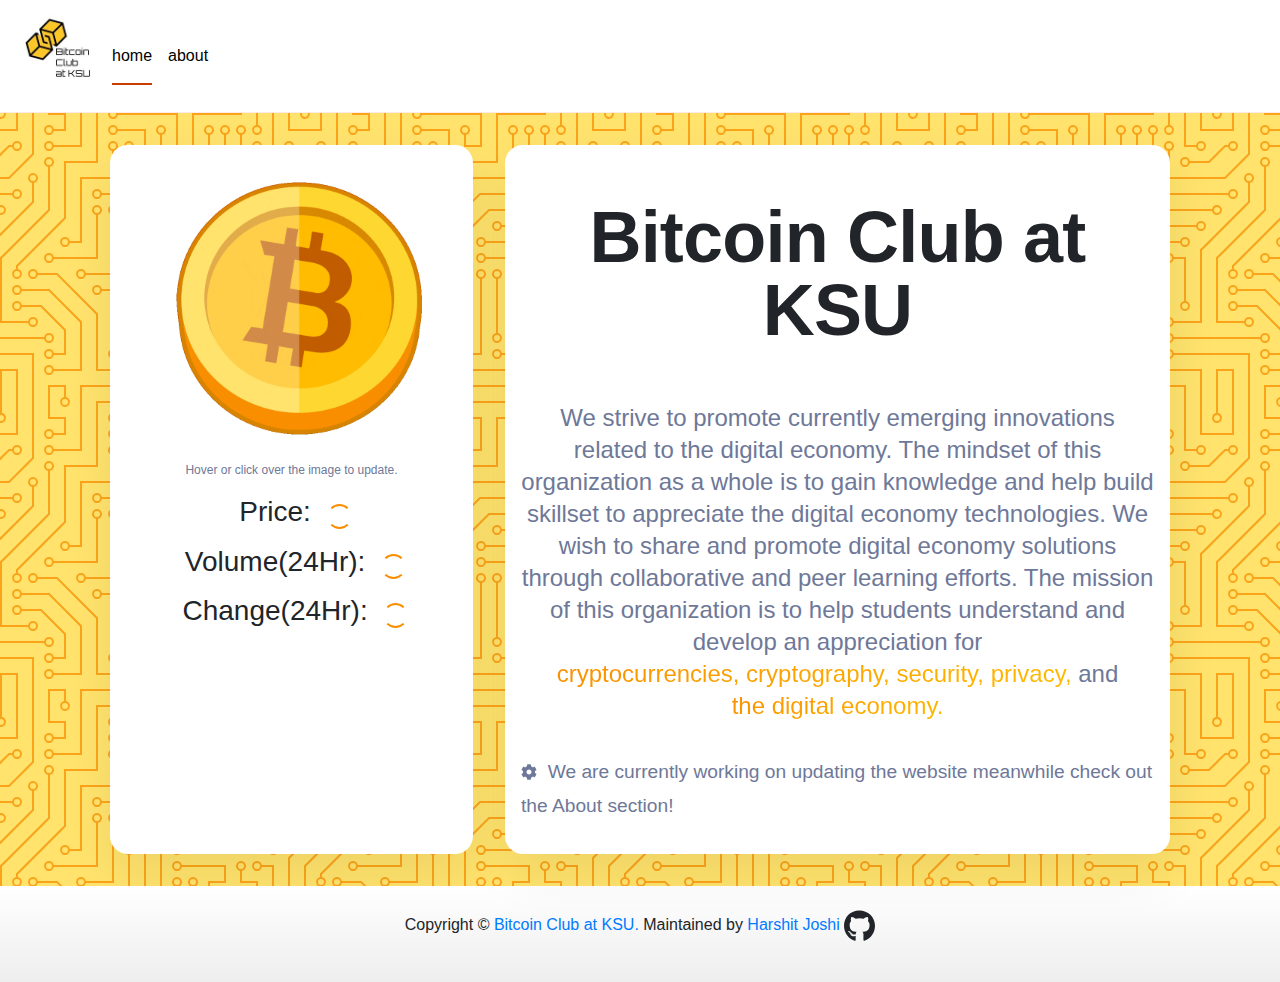
<file: index.html>
<!doctype html> <html lang=en> <head> <meta charset=utf-8> <meta content="width=device-width,initial-scale=1" name=viewport> <meta content=#333333 name=theme-color> <base href=/ > <link href=global.css rel=stylesheet> <link href=manifest.json rel=manifest crossorigin=use-credentials> <link href=favicon.png rel=icon type=image/png> <link href=client/main.1395768526.css rel=stylesheet><link href=client/index.821c4ffb.css rel=stylesheet><link href=client/client.f468d6e6.css rel=stylesheet> <noscript id=sapper-head-start></noscript><title>Bitcoin Club at KSU</title><noscript id=sapper-head-end></noscript> </head> <body> <div id=sapper> <nav class=svelte-1qrjltw> <ul class="p-2 d-flex svelte-1qrjltw"> <li class=svelte-1qrjltw><figure> <img alt="Bitcoin Club at KSU" src=club_logo.png height=80 width=80> </figure></li> <li class="svelte-1qrjltw align-self-center"><a href=. class=svelte-1qrjltw aria-current=page>home</a></li> <li class="svelte-1qrjltw align-self-center"><a href=https://owllife.kennesaw.edu/organization/bitcoinclub target=_blank class=svelte-1qrjltw>about</a></li> </ul> </nav> <div class="d-flex flex-column"> <main class="gradient align-items-center d-flex flex-column flex-grow-1 svelte-jl5i6l"> <div class="container m-3"> <div class="row justify-content-center"> <div class="svelte-csdjpx p-2 bg-white d-flex flex-column m-3 align-items-start col-3-auto" id=left> <figure class="svelte-csdjpx p-2 flex-row flex-grow-0 align-content-center col"> <img alt="Bitcoin Club" src=bitcoin_shine.gif class="svelte-csdjpx spin"> <figcaption class=svelte-csdjpx>Hover or click over the image to update.</figcaption> </figure> <h3 class="svelte-csdjpx p-2 flex-row flex-grow-0 align-content-center col">Price: <span class="svelte-csdjpx loader"></span></h3> <h3 class="svelte-csdjpx p-2 flex-row flex-grow-0 align-content-center col">Volume(24Hr): <span class="svelte-csdjpx loader"></span></h3> <h3 class="svelte-csdjpx p-2 flex-row flex-grow-0 align-content-center col">Change(24Hr): <span class="svelte-csdjpx loader"><span class=svelte-csdjpx id=change></span><span class="svelte-csdjpx hide" id=change>%</span></span></h3> </div> <div class="svelte-csdjpx p-2 bg-white d-flex flex-column m-3 col-md-7 justify-content-center" id=right> <h1 class="svelte-csdjpx flex-row flex-grow-0 align-content-center col py-5"> Bitcoin Club at KSU </h1> <p class="svelte-csdjpx p-2 flex-row flex-grow-0 align-items-center text-center">We strive to promote currently emerging innovations related to the digital economy. The mindset of this organization as a whole is to gain knowledge and help build skillset to appreciate the digital economy technologies. We wish to share and promote digital economy solutions through collaborative and peer learning efforts. The mission of this organization is to help students understand and develop an appreciation for <span class="svelte-csdjpx gradient">cryptocurrencies, cryptography, security, privacy,</span> and <span class="svelte-csdjpx gradient">the digital economy.</span><p class="svelte-csdjpx p-2 flex-row align-items-center"><svg class="fa-icon svelte-1dof0an fa-spin" height=16 role=presentation style="" version=1.1 viewBox="0 0 512 512" width=16> <path d="M487.4 315.7l-42.6-24.6c4.3-23.2 4.3-47 0-70.2l42.6-24.6c4.9-2.8 7.1-8.6 5.5-14-11.1-35.6-30-67.8-54.7-94.6-3.8-4.1-10-5.1-14.8-2.3L380.8 110c-17.9-15.4-38.5-27.3-60.8-35.1V25.8c0-5.6-3.9-10.5-9.4-11.7-36.7-8.2-74.3-7.8-109.2 0-5.5 1.2-9.4 6.1-9.4 11.7V75c-22.2 7.9-42.8 19.8-60.8 35.1L88.7 85.5c-4.9-2.8-11-1.9-14.8 2.3-24.7 26.7-43.6 58.9-54.7 94.6-1.7 5.4.6 11.2 5.5 14L67.3 221c-4.3 23.2-4.3 47 0 70.2l-42.6 24.6c-4.9 2.8-7.1 8.6-5.5 14 11.1 35.6 30 67.8 54.7 94.6 3.8 4.1 10 5.1 14.8 2.3l42.6-24.6c17.9 15.4 38.5 27.3 60.8 35.1v49.2c0 5.6 3.9 10.5 9.4 11.7 36.7 8.2 74.3 7.8 109.2 0 5.5-1.2 9.4-6.1 9.4-11.7v-49.2c22.2-7.9 42.8-19.8 60.8-35.1l42.6 24.6c4.9 2.8 11 1.9 14.8-2.3 24.7-26.7 43.6-58.9 54.7-94.6 1.5-5.5-.7-11.3-5.6-14.1zM256 336c-44.1 0-80-35.9-80-80s35.9-80 80-80 80 35.9 80 80-35.9 80-80 80z" key=path-0></path> </svg><small>  We are currently working on updating the website meanwhile check out the About section!</small></p> </div> </div> </div> </main> <footer class="bg-dark mt-auto py-4 svelte-10d9vdq" id=footer-bg> <div class=text-center> <p>Copyright © <a href=https://github.com/bitcoinclubatksu target=_blank> Bitcoin Club at KSU.</a> Maintained by <a href=https://github.com/harshitjoshi target=_blank>Harshit Joshi</a> <svg class="fa-icon svelte-1dof0an" height=32 role=presentation style=font-size:2em version=1.1 viewBox="0 0 496 512" width=31> <path d="M165.9 397.4c0 2-2.3 3.6-5.2 3.6-3.3.3-5.6-1.3-5.6-3.6 0-2 2.3-3.6 5.2-3.6 3-.3 5.6 1.3 5.6 3.6zm-31.1-4.5c-.7 2 1.3 4.3 4.3 4.9 2.6 1 5.6 0 6.2-2s-1.3-4.3-4.3-5.2c-2.6-.7-5.5.3-6.2 2.3zm44.2-1.7c-2.9.7-4.9 2.6-4.6 4.9.3 2 2.9 3.3 5.9 2.6 2.9-.7 4.9-2.6 4.6-4.6-.3-1.9-3-3.2-5.9-2.9zM244.8 8C106.1 8 0 113.3 0 252c0 110.9 69.8 205.8 169.5 239.2 12.8 2.3 17.3-5.6 17.3-12.1 0-6.2-.3-40.4-.3-61.4 0 0-70 15-84.7-29.8 0 0-11.4-29.1-27.8-36.6 0 0-22.9-15.7 1.6-15.4 0 0 24.9 2 38.6 25.8 21.9 38.6 58.6 27.5 72.9 20.9 2.3-16 8.8-27.1 16-33.7-55.9-6.2-112.3-14.3-112.3-110.5 0-27.5 7.6-41.3 23.6-58.9-2.6-6.5-11.1-33.3 2.6-67.9 20.9-6.5 69 27 69 27 20-5.6 41.5-8.5 62.8-8.5s42.8 2.9 62.8 8.5c0 0 48.1-33.6 69-27 13.7 34.7 5.2 61.4 2.6 67.9 16 17.7 25.8 31.5 25.8 58.9 0 96.5-58.9 104.2-114.8 110.5 9.2 7.9 17 22.9 17 46.4 0 33.7-.3 75.4-.3 83.6 0 6.5 4.6 14.4 17.3 12.1C428.2 457.8 496 362.9 496 252 496 113.3 383.5 8 244.8 8zM97.2 352.9c-1.3 1-1 3.3.7 5.2 1.6 1.6 3.9 2.3 5.2 1 1.3-1 1-3.3-.7-5.2-1.6-1.6-3.9-2.3-5.2-1zm-10.8-8.1c-.7 1.3.3 2.9 2.3 3.9 1.6 1 3.6.7 4.3-.7.7-1.3-.3-2.9-2.3-3.9-2-.6-3.6-.3-4.3.7zm32.4 35.6c-1.6 1.3-1 4.3 1.3 6.2 2.3 2.3 5.2 2.6 6.5 1 1.3-1.3.7-4.3-1.3-6.2-2.2-2.3-5.2-2.6-6.5-1zm-11.4-14.7c-1.6 1-1.6 3.6 0 5.9 1.6 2.3 4.3 3.3 5.6 2.3 1.6-1.3 1.6-3.9 0-6.2-1.4-2.3-4-3.3-5.6-2z" key=path-0></path> </svg></p> </div> </footer> </div></div> <script>__SAPPER__={baseUrl:"",preloaded:[void 0,{}]};if('serviceWorker' in navigator)navigator.serviceWorker.register('/service-worker.js');(function(){try{eval("async function x(){}");var main="/client/client.f468d6e6.js"}catch(e){main="/client/legacy/client.6ec76b40.js"};var s=document.createElement("script");try{new Function("if(0)import('')")();s.src=main;s.type="module";s.crossOrigin="use-credentials";}catch(e){s.src="/client/shimport@1.0.1.js";s.setAttribute("data-main",main);}document.head.appendChild(s);}());</script>
</file>
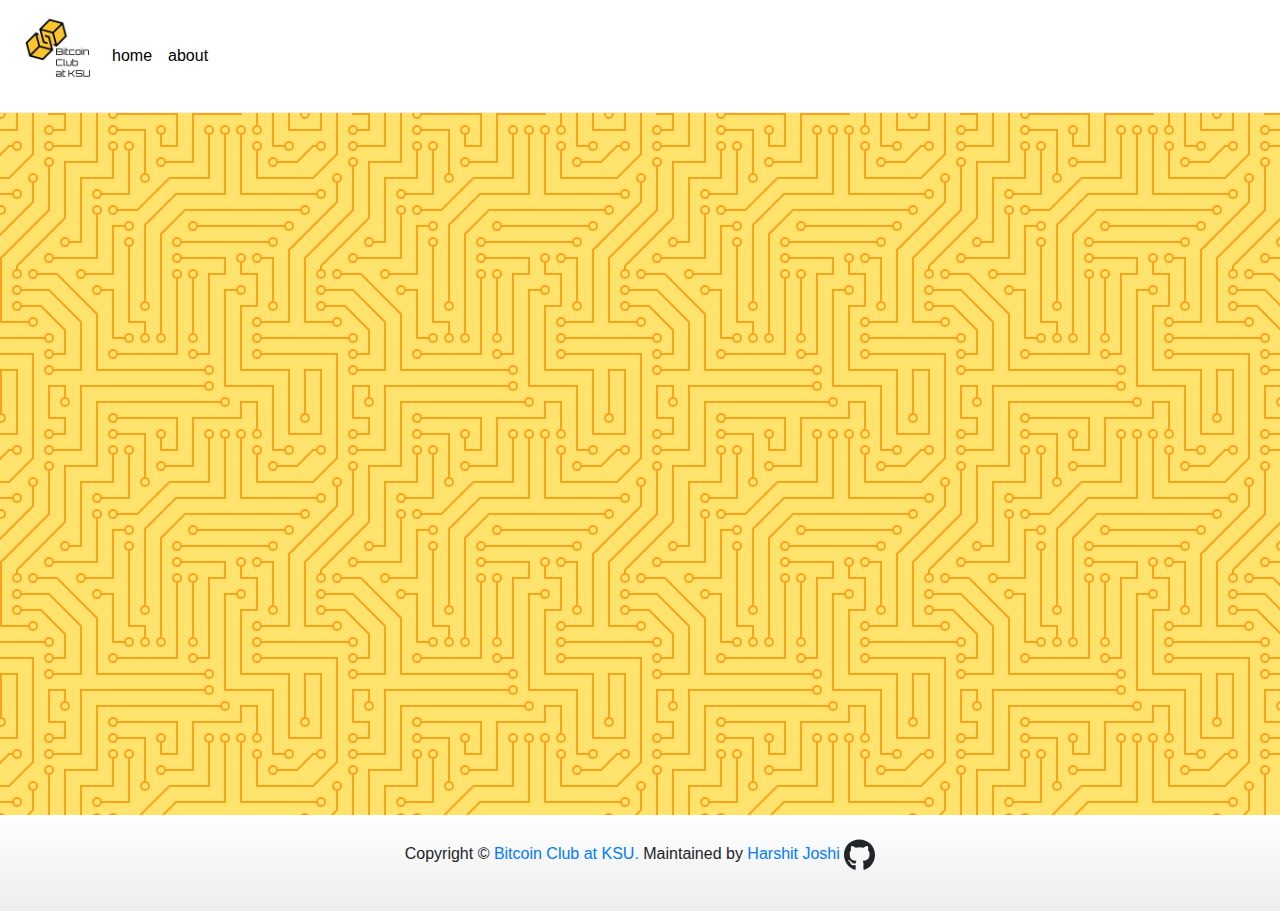
<file: service-worker-index.html>
<!doctype html> <html lang=en> <head> <meta charset=utf-8> <meta content="width=device-width,initial-scale=1" name=viewport> <meta content=#333333 name=theme-color> <base href=/ > <link href=global.css rel=stylesheet> <link href=manifest.json rel=manifest crossorigin=use-credentials> <link href=favicon.png rel=icon type=image/png> <link href=client/main.1395768526.css rel=stylesheet><link href=client/index.821c4ffb.css rel=stylesheet><link href=client/client.f468d6e6.css rel=stylesheet> <noscript id=sapper-head-start></noscript><noscript id=sapper-head-end></noscript> </head> <body> <div id=sapper> <nav class=svelte-1qrjltw> <ul class="svelte-1qrjltw d-flex p-2"> <li class=svelte-1qrjltw><figure> <img alt="Bitcoin Club at KSU" height=80 src=club_logo.png width=80> </figure></li> <li class="svelte-1qrjltw align-self-center"><a href=. class=svelte-1qrjltw>home</a></li> <li class="svelte-1qrjltw align-self-center"><a href=https://owllife.kennesaw.edu/organization/bitcoinclub target=_blank class=svelte-1qrjltw>about</a></li> </ul> </nav> <div class="d-flex flex-column"> <main class="d-flex flex-column align-items-center flex-grow-1 gradient svelte-jl5i6l"> </main> <footer class="bg-dark mt-auto py-4 svelte-10d9vdq" id=footer-bg> <div class=text-center> <p>Copyright © <a href=https://github.com/bitcoinclubatksu target=_blank> Bitcoin Club at KSU.</a> Maintained by <a href=https://github.com/harshitjoshi target=_blank>Harshit Joshi</a> <svg class="fa-icon svelte-1dof0an" height=32 role=presentation style=font-size:2em version=1.1 viewBox="0 0 496 512" width=31> <path d="M165.9 397.4c0 2-2.3 3.6-5.2 3.6-3.3.3-5.6-1.3-5.6-3.6 0-2 2.3-3.6 5.2-3.6 3-.3 5.6 1.3 5.6 3.6zm-31.1-4.5c-.7 2 1.3 4.3 4.3 4.9 2.6 1 5.6 0 6.2-2s-1.3-4.3-4.3-5.2c-2.6-.7-5.5.3-6.2 2.3zm44.2-1.7c-2.9.7-4.9 2.6-4.6 4.9.3 2 2.9 3.3 5.9 2.6 2.9-.7 4.9-2.6 4.6-4.6-.3-1.9-3-3.2-5.9-2.9zM244.8 8C106.1 8 0 113.3 0 252c0 110.9 69.8 205.8 169.5 239.2 12.8 2.3 17.3-5.6 17.3-12.1 0-6.2-.3-40.4-.3-61.4 0 0-70 15-84.7-29.8 0 0-11.4-29.1-27.8-36.6 0 0-22.9-15.7 1.6-15.4 0 0 24.9 2 38.6 25.8 21.9 38.6 58.6 27.5 72.9 20.9 2.3-16 8.8-27.1 16-33.7-55.9-6.2-112.3-14.3-112.3-110.5 0-27.5 7.6-41.3 23.6-58.9-2.6-6.5-11.1-33.3 2.6-67.9 20.9-6.5 69 27 69 27 20-5.6 41.5-8.5 62.8-8.5s42.8 2.9 62.8 8.5c0 0 48.1-33.6 69-27 13.7 34.7 5.2 61.4 2.6 67.9 16 17.7 25.8 31.5 25.8 58.9 0 96.5-58.9 104.2-114.8 110.5 9.2 7.9 17 22.9 17 46.4 0 33.7-.3 75.4-.3 83.6 0 6.5 4.6 14.4 17.3 12.1C428.2 457.8 496 362.9 496 252 496 113.3 383.5 8 244.8 8zM97.2 352.9c-1.3 1-1 3.3.7 5.2 1.6 1.6 3.9 2.3 5.2 1 1.3-1 1-3.3-.7-5.2-1.6-1.6-3.9-2.3-5.2-1zm-10.8-8.1c-.7 1.3.3 2.9 2.3 3.9 1.6 1 3.6.7 4.3-.7.7-1.3-.3-2.9-2.3-3.9-2-.6-3.6-.3-4.3.7zm32.4 35.6c-1.6 1.3-1 4.3 1.3 6.2 2.3 2.3 5.2 2.6 6.5 1 1.3-1.3.7-4.3-1.3-6.2-2.2-2.3-5.2-2.6-6.5-1zm-11.4-14.7c-1.6 1-1.6 3.6 0 5.9 1.6 2.3 4.3 3.3 5.6 2.3 1.6-1.3 1.6-3.9 0-6.2-1.4-2.3-4-3.3-5.6-2z" key=path-0></path> </svg></p> </div> </footer> </div></div> <script>__SAPPER__={baseUrl:"",preloaded:[void 0]};if('serviceWorker' in navigator)navigator.serviceWorker.register('/service-worker.js');(function(){try{eval("async function x(){}");var main="/client/client.f468d6e6.js"}catch(e){main="/client/legacy/client.6ec76b40.js"};var s=document.createElement("script");try{new Function("if(0)import('')")();s.src=main;s.type="module";s.crossOrigin="use-credentials";}catch(e){s.src="/client/shimport@1.0.1.js";s.setAttribute("data-main",main);}document.head.appendChild(s);}());</script>
</file>
